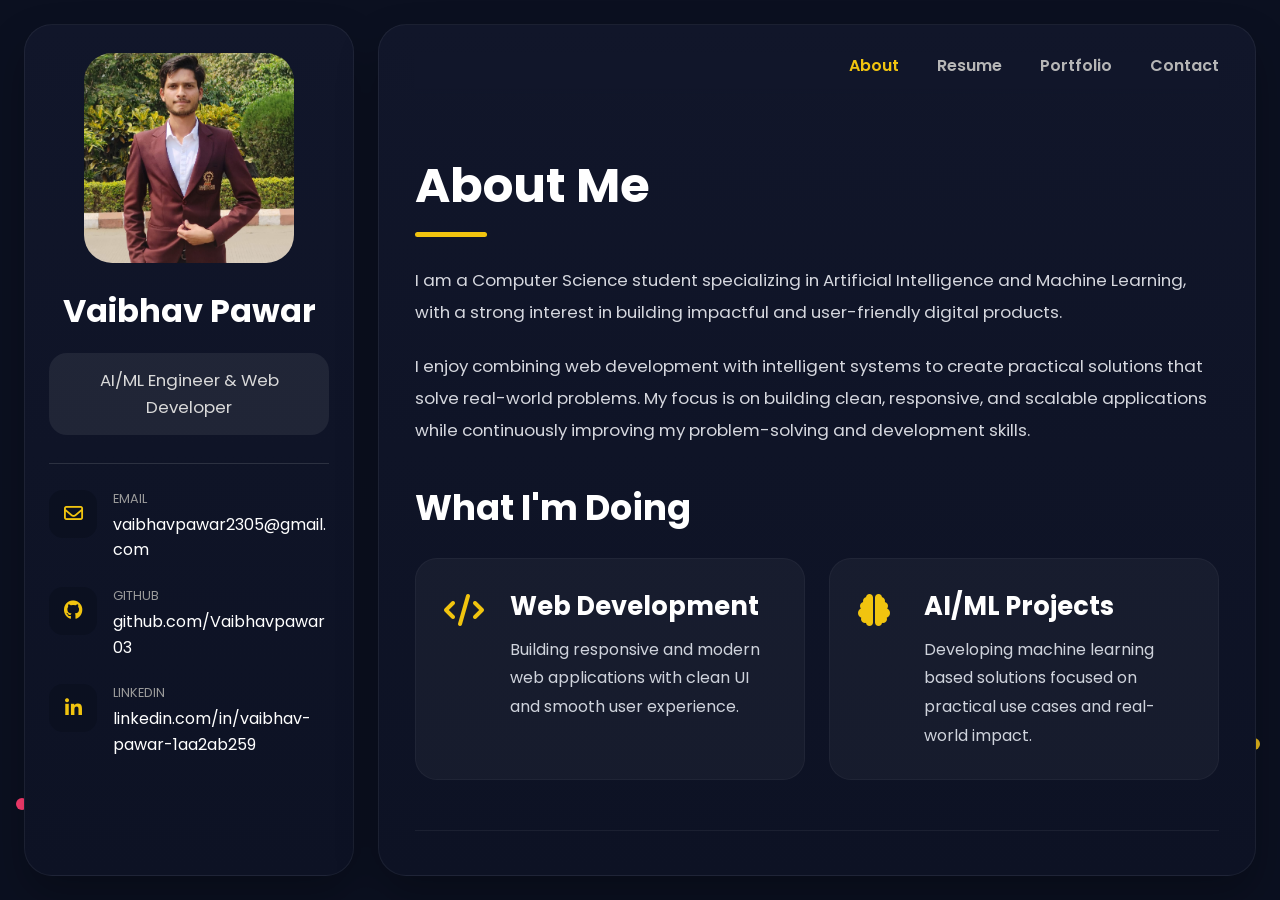
<file: index.html>
<!DOCTYPE html>
<html lang="en">
<head>
  <meta charset="UTF-8" />
  <meta name="viewport" content="width=device-width, initial-scale=1.0" />
  <title>Vaibhav Pawar | Portfolio</title>

  <link rel="stylesheet" href="style.css" />

  <link rel="preconnect" href="https://fonts.googleapis.com" />
  <link rel="preconnect" href="https://fonts.gstatic.com" crossorigin />
  <link
    href="https://fonts.googleapis.com/css2?family=Poppins:wght@300;400;500;600;700&display=swap"
    rel="stylesheet"
  />

  <link
    rel="stylesheet"
    href="https://cdnjs.cloudflare.com/ajax/libs/font-awesome/6.5.0/css/all.min.css"
  />
</head>
<body>
  <div class="bg-shapes">
    <span class="dot dot-1"></span>
    <span class="dot dot-2"></span>
    <span class="dot dot-3"></span>
    <span class="dot dot-4"></span>
  </div>

  <div class="container">
    <!-- Left Sidebar -->
    <aside class="sidebar">
      <div class="profile-card">
        <img src="image.jpeg" alt="Vaibhav Pawar" class="profile-img" />

        <h1 class="name">Vaibhav Pawar</h1>
        <div class="role-box">AI/ML Engineer & Web Developer</div>

        <div class="divider"></div>

        <div class="contact-list">
          <div class="contact-item">
            <div class="icon-box">
              <i class="fa-regular fa-envelope"></i>
            </div>
            <div class="contact-info">
              <p class="contact-label">EMAIL</p>
              <a href="mailto:vaibhavpawar2305@gmail.com">vaibhavpawar2305@gmail.com</a>
            </div>
          </div>

          <div class="contact-item">
            <div class="icon-box">
              <i class="fa-brands fa-github"></i>
            </div>
            <div class="contact-info">
              <p class="contact-label">GITHUB</p>
              <a href="https://github.com/Vaibhavpawar03" target="_blank">github.com/Vaibhavpawar03</a>
            </div>
          </div>

          <div class="contact-item">
            <div class="icon-box">
              <i class="fa-brands fa-linkedin-in"></i>
            </div>
            <div class="contact-info">
              <p class="contact-label">LINKEDIN</p>
              <a href="https://www.linkedin.com/in/vaibhav-pawar-1aa2ab259/" target="_blank">linkedin.com/in/vaibhav-pawar-1aa2ab259</a>
            </div>
          </div>
        </div>
      </div>
    </aside>

    <!-- Right Scrollable Area -->
    <main class="main-content" id="mainContent">
      <nav class="navbar">
        <a href="#about" class="nav-link active">About</a>
        <a href="#resume" class="nav-link">Resume</a>
        <a href="#portfolio" class="nav-link">Portfolio</a>
        <a href="#contact" class="nav-link">Contact</a>
      </nav>

      <!-- About -->
      <section id="about" class="section">
        <h2 class="section-title">About Me</h2>
        <div class="underline"></div>

        <p class="section-text">
          I am a Computer Science student specializing in Artificial Intelligence and
          Machine Learning, with a strong interest in building impactful and user-friendly
          digital products.
        </p>

        <p class="section-text">
          I enjoy combining web development with intelligent systems to create practical
          solutions that solve real-world problems. My focus is on building clean,
          responsive, and scalable applications while continuously improving my
          problem-solving and development skills.
        </p>

        <h3 class="sub-title">What I'm Doing</h3>

        <div class="cards-grid">
          <div class="info-card">
            <div class="card-icon">
              <i class="fa-solid fa-code"></i>
            </div>
            <div>
              <h4>Web Development</h4>
              <p>
                Building responsive and modern web applications with clean UI and smooth
                user experience.
              </p>
            </div>
          </div>

          <div class="info-card">
            <div class="card-icon">
              <i class="fa-solid fa-brain"></i>
            </div>
            <div>
              <h4>AI/ML Projects</h4>
              <p>
                Developing machine learning based solutions focused on practical use cases
                and real-world impact.
              </p>
            </div>
          </div>
        </div>
      </section>

      <!-- Resume -->
      <section id="resume" class="section">
        <h2 class="section-title">Resume</h2>
        <div class="underline"></div>

        <div class="resume-card">
          <h3>Career Objective</h3>
          <p>
            Motivated and detail-oriented Computer Science student with a specialization
            in Artificial Intelligence and Machine Learning. Interested in building
            scalable web applications and intelligent systems that solve practical problems.
          </p>
        </div>

        <div class="resume-card">
          <h3>Education</h3>
          <p><strong>B.Tech in Computer Science (AI/ML)</strong></p>
          <p>Technocrats Institute of Technology, Bhopal</p>
          <p>Expected Graduation: 2026</p>
        </div>

        <div class="resume-card">
          <h3>Skills</h3>
          <ul>
            <li>HTML, CSS, JavaScript</li>
            <li>Java, Spring Boot</li>
            <li>Node.js, SQL</li>
            <li>Machine Learning Fundamentals</li>
            <li>Responsive Web Design</li>
            <li>Git & GitHub</li>
          </ul>
        </div>

        <div class="resume-card">
          <h3>Projects</h3>
          <ul>
            
            <li>
            Multi Disease Prediction System 
              <a href="https://multidiseasepridictionsystem.onrender.com" target="_blank">[Link]</a>
            </li>
            <li>Responsive Web Development Projects</li>
          </ul>
        </div>

        
      </section>

      <!-- Portfolio -->
      <section id="portfolio" class="section">
        <h2 class="section-title">Portfolio</h2>
        <div class="underline"></div>

        <div class="cards-grid">
          <div class="info-card portfolio-card">
            <div>
              <h4>Portfolio Website</h4>
              <p>
                Personal portfolio website to showcase skills, projects, contact details,
                and resume in a professional layout.
              </p>
            </div>
          </div>

          <div class="info-card portfolio-card">
            <div>
              <h4>AI/ML Project</h4>
              <p>
                Practical machine learning based project focused on solving real-world
                user problems with simple and useful outcomes.
              </p>
            </div>
          </div>

          <div class="info-card portfolio-card">
            <div>
              <h4>Web App Project</h4>
              <p>
                Responsive application built with frontend and backend technologies for
                modern web usage.
              </p>
            </div>
          </div>
        </div>
      </section>

      <!-- Contact -->
      <section id="contact" class="section">
  <h2 class="section-title">Contact</h2>
  <div class="underline"></div>

  <div class="contact-icons">
    
    <a href="https://github.com/Vaibhavpawar03" class="contact-icon" target="_blank">
      <i class="fa-brands fa-github"></i>
    </a>

    <a href="https://www.linkedin.com/in/vaibhav-pawar-1aa2ab259/" class="contact-icon" target="_blank">
      <i class="fa-brands fa-linkedin-in"></i>
    </a>

    <a href="https://www.instagram.com/___vaibhavpawar1/" class="contact-icon" target="_blank">
      <i class="fa-brands fa-instagram"></i>
    </a>

  </div>
</section>
    </main>
  </div>

  <script src="script.js"></script>
</body>
</html>
</file>
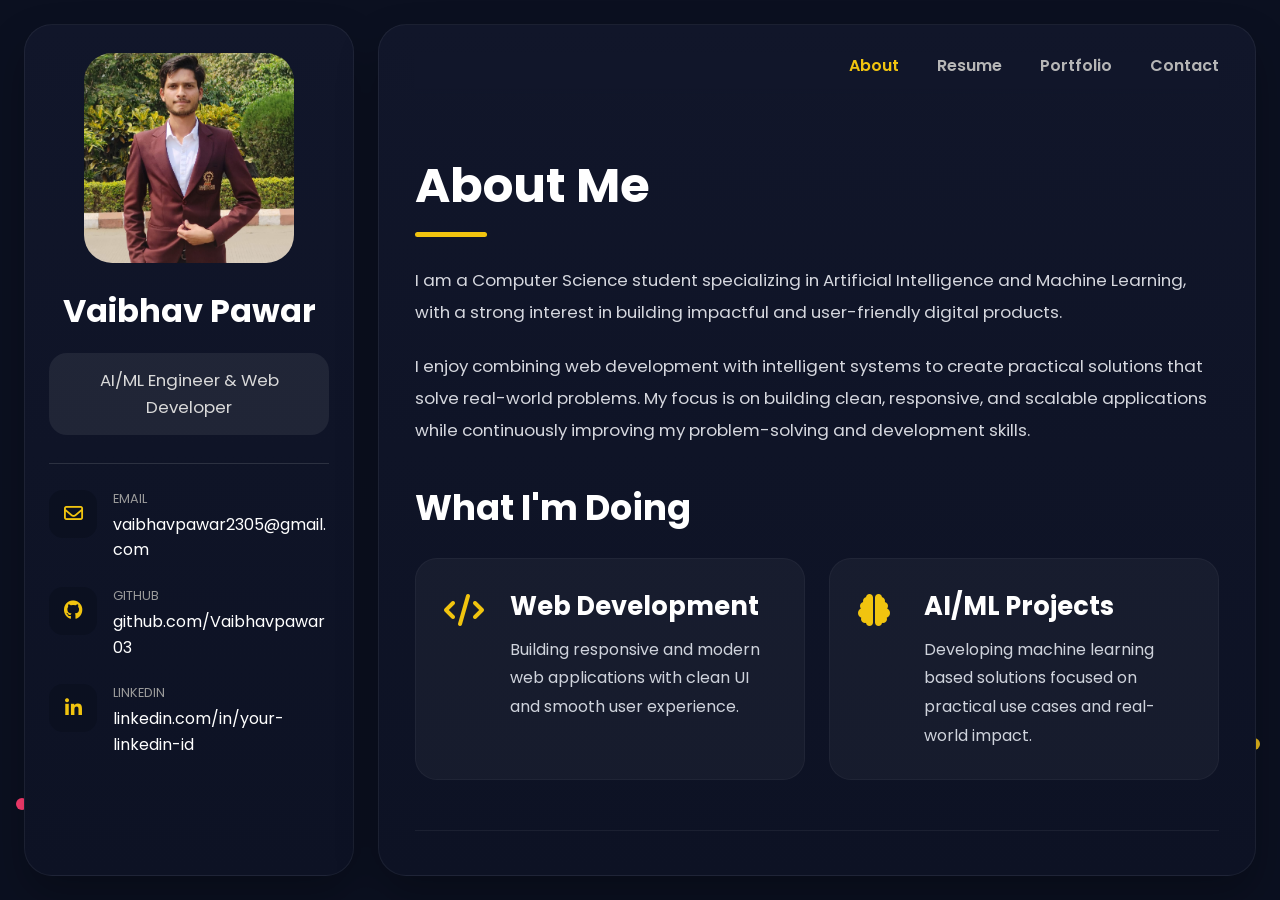
<file: new.html>
<!DOCTYPE html>
<html lang="en">
<head>
  <meta charset="UTF-8" />
  <meta name="viewport" content="width=device-width, initial-scale=1.0" />
  <title>Vaibhav Pawar | Portfolio</title>

  <link rel="stylesheet" href="style.css" />

  <link rel="preconnect" href="https://fonts.googleapis.com" />
  <link rel="preconnect" href="https://fonts.gstatic.com" crossorigin />
  <link
    href="https://fonts.googleapis.com/css2?family=Poppins:wght@300;400;500;600;700&display=swap"
    rel="stylesheet"
  />

  <link
    rel="stylesheet"
    href="https://cdnjs.cloudflare.com/ajax/libs/font-awesome/6.5.0/css/all.min.css"
  />
</head>
<body>
  <div class="bg-shapes">
    <span class="dot dot-1"></span>
    <span class="dot dot-2"></span>
    <span class="dot dot-3"></span>
    <span class="dot dot-4"></span>
  </div>

  <div class="container">
    <!-- Left Sidebar -->
    <aside class="sidebar">
      <div class="profile-card">
        <img src="image.jpeg" alt="Vaibhav Pawar" class="profile-img" />

        <h1 class="name">Vaibhav Pawar</h1>
        <div class="role-box">AI/ML Engineer & Web Developer</div>

        <div class="divider"></div>

        <div class="contact-list">
          <div class="contact-item">
            <div class="icon-box">
              <i class="fa-regular fa-envelope"></i>
            </div>
            <div class="contact-info">
              <p class="contact-label">EMAIL</p>
              <a href="mailto:vaibhavpawar2305@gmail.com">vaibhavpawar2305@gmail.com</a>
            </div>
          </div>

          <div class="contact-item">
            <div class="icon-box">
              <i class="fa-brands fa-github"></i>
            </div>
            <div class="contact-info">
              <p class="contact-label">GITHUB</p>
              <a href="https://github.com/Vaibhavpawar03" target="_blank">github.com/Vaibhavpawar03</a>
            </div>
          </div>

          <div class="contact-item">
            <div class="icon-box">
              <i class="fa-brands fa-linkedin-in"></i>
            </div>
            <div class="contact-info">
              <p class="contact-label">LINKEDIN</p>
              <a href="https://linkedin.com/in/your-linkedin-id" target="_blank">linkedin.com/in/your-linkedin-id</a>
            </div>
          </div>
        </div>
      </div>
    </aside>

    <!-- Right Scrollable Area -->
    <main class="main-content" id="mainContent">
      <nav class="navbar">
        <a href="#about" class="nav-link active">About</a>
        <a href="#resume" class="nav-link">Resume</a>
        <a href="#portfolio" class="nav-link">Portfolio</a>
        <a href="#contact" class="nav-link">Contact</a>
      </nav>

      <!-- About -->
      <section id="about" class="section">
        <h2 class="section-title">About Me</h2>
        <div class="underline"></div>

        <p class="section-text">
          I am a Computer Science student specializing in Artificial Intelligence and
          Machine Learning, with a strong interest in building impactful and user-friendly
          digital products.
        </p>

        <p class="section-text">
          I enjoy combining web development with intelligent systems to create practical
          solutions that solve real-world problems. My focus is on building clean,
          responsive, and scalable applications while continuously improving my
          problem-solving and development skills.
        </p>

        <h3 class="sub-title">What I'm Doing</h3>

        <div class="cards-grid">
          <div class="info-card">
            <div class="card-icon">
              <i class="fa-solid fa-code"></i>
            </div>
            <div>
              <h4>Web Development</h4>
              <p>
                Building responsive and modern web applications with clean UI and smooth
                user experience.
              </p>
            </div>
          </div>

          <div class="info-card">
            <div class="card-icon">
              <i class="fa-solid fa-brain"></i>
            </div>
            <div>
              <h4>AI/ML Projects</h4>
              <p>
                Developing machine learning based solutions focused on practical use cases
                and real-world impact.
              </p>
            </div>
          </div>
        </div>
      </section>

      <!-- Resume -->
      <section id="resume" class="section">
        <h2 class="section-title">Resume</h2>
        <div class="underline"></div>

        <div class="resume-card">
          <h3>Career Objective</h3>
          <p>
            Motivated and detail-oriented Computer Science student with a specialization
            in Artificial Intelligence and Machine Learning. Interested in building
            scalable web applications and intelligent systems that solve practical problems.
          </p>
        </div>

        <div class="resume-card">
          <h3>Education</h3>
          <p><strong>B.Tech in Computer Science (AI/ML)</strong></p>
          <p>Technocrats Institute of Technology, Bhopal</p>
          <p>Expected Graduation: 2026</p>
        </div>

        <div class="resume-card">
          <h3>Skills</h3>
          <ul>
            <li>HTML, CSS, JavaScript</li>
            <li>Java, Spring Boot</li>
            <li>Node.js, SQL</li>
            <li>Machine Learning Fundamentals</li>
            <li>Responsive Web Design</li>
            <li>Git & GitHub</li>
          </ul>
        </div>

        <div class="resume-card">
          <h3>Projects</h3>
          <ul>
            
            <li>
            Multi Disease Prediction System 
              <a href="https://multidiseasepridictionsystem.onrender.com" target="_blank">[Link]</a>
            </li>
            <li>Responsive Web Development Projects</li>
          </ul>
        </div>

        
      </section>

      <!-- Portfolio -->
      <section id="portfolio" class="section">
        <h2 class="section-title">Portfolio</h2>
        <div class="underline"></div>

        <div class="cards-grid">
          <div class="info-card portfolio-card">
            <div>
              <h4>Portfolio Website</h4>
              <p>
                Personal portfolio website to showcase skills, projects, contact details,
                and resume in a professional layout.
              </p>
            </div>
          </div>

          <div class="info-card portfolio-card">
            <div>
              <h4>AI/ML Project</h4>
              <p>
                Practical machine learning based project focused on solving real-world
                user problems with simple and useful outcomes.
              </p>
            </div>
          </div>

          <div class="info-card portfolio-card">
            <div>
              <h4>Web App Project</h4>
              <p>
                Responsive application built with frontend and backend technologies for
                modern web usage.
              </p>
            </div>
          </div>
        </div>
      </section>

      <!-- Contact -->
      <section id="contact" class="section">
  <h2 class="section-title">Contact</h2>
  <div class="underline"></div>

  <div class="contact-icons">
    
    <a href="https://github.com/Vaibhavpawar03" class="contact-icon" target="_blank">
      <i class="fa-brands fa-github"></i>
    </a>

    <a href="linkedin.com/in/vaibhav-pawar-1aa2ab259" class="contact-icon" target="_blank">
      <i class="fa-brands fa-linkedin-in"></i>
    </a>

    <a href="https://www.instagram.com/___vaibhavpawar1/" class="contact-icon" target="_blank">
      <i class="fa-brands fa-instagram"></i>
    </a>

  </div>
</section>
    </main>
  </div>

  <script src="script.js"></script>
</body>
</html>
</file>
<file: style.css>
* {
  margin: 0;
  padding: 0;
  box-sizing: border-box;
}

html {
  scroll-behavior: smooth;
}

body {
  font-family: "Poppins", sans-serif;
  background: #0b1020;
  color: #ffffff;
  min-height: 100vh;
  overflow: hidden;
  position: relative;
}

/* Background dots */
.bg-shapes .dot {
  position: fixed;
  width: 12px;
  height: 12px;
  border-radius: 50%;
  z-index: 0;
}

.dot-1 {
  top: 80px;
  left: 240px;
  background: #e7b91c;
}

.dot-2 {
  top: 110px;
  right: 340px;
  background: #28c76f;
}

.dot-3 {
  bottom: 90px;
  left: 16px;
  background: #ff3d71;
}

.dot-4 {
  bottom: 150px;
  right: 20px;
  background: #e7b91c;
}

.container {
  position: relative;
  z-index: 1;
  display: flex;
  gap: 24px;
  padding: 24px;
  height: 100vh;
}

/* Sidebar */
.sidebar {
  width: 330px;
  flex-shrink: 0;
}

.profile-card {
  height: calc(100vh - 48px);
  background: linear-gradient(180deg, #11162a, #0d1224);
  border: 1px solid rgba(255, 255, 255, 0.06);
  border-radius: 28px;
  padding: 28px 24px;
  overflow-y: auto;
  box-shadow: 0 20px 40px rgba(0, 0, 0, 0.25);
}

.profile-card::-webkit-scrollbar {
  width: 6px;
}

.profile-card::-webkit-scrollbar-thumb {
  background: rgba(255, 255, 255, 0.12);
  border-radius: 10px;
}

.profile-img {
  width: 210px;
  height: 210px;
  object-fit: cover;
  display: block;
  margin: 0 auto 24px;
  border-radius: 28px;
}

.name {
  text-align: center;
  font-size: 2rem;
  font-weight: 700;
  margin-bottom: 18px;
}

.role-box {
  background: rgba(255, 255, 255, 0.07);
  color: #d9d9d9;
  text-align: center;
  font-size: 1.05rem;
  line-height: 1.6;
  padding: 14px 18px;
  border-radius: 18px;
  margin-bottom: 28px;
}

.divider {
  width: 100%;
  height: 1px;
  background: rgba(255, 255, 255, 0.12);
  margin-bottom: 26px;
}

.contact-list {
  display: flex;
  flex-direction: column;
  gap: 24px;
}

.contact-item {
  display: flex;
  align-items: flex-start;
  gap: 16px;
}

.icon-box {
  width: 48px;
  height: 48px;
  background: #0b1020;
  border-radius: 14px;
  display: flex;
  align-items: center;
  justify-content: center;
  color: #f1c40f;
  font-size: 1.2rem;
  flex-shrink: 0;
}

.contact-info {
  min-width: 0;
}

.contact-label {
  font-size: 0.8rem;
  color: #9a9a9a;
  margin-bottom: 4px;
}

.contact-info a {
  color: #ffffff;
  text-decoration: none;
  font-size: 1rem;
  line-height: 1.6;
  word-break: break-word;
}

.contact-info a:hover {
  color: #f1c40f;
}

/* Main content */
.main-content {
  flex: 1;
  height: calc(100vh - 48px);
  background: linear-gradient(180deg, #11162a, #0d1224);
  border: 1px solid rgba(255, 255, 255, 0.06);
  border-radius: 28px;
  padding: 28px 36px 40px;
  overflow-y: auto;
  scroll-behavior: smooth;
  box-shadow: 0 20px 40px rgba(0, 0, 0, 0.25);
}

.main-content::-webkit-scrollbar {
  width: 8px;
}

.main-content::-webkit-scrollbar-thumb {
  background: rgba(255, 255, 255, 0.12);
  border-radius: 10px;
}

/* Navbar */
.navbar {
  display: flex;
  justify-content: flex-end;
  gap: 38px;
  position: sticky;
  top: 0;
  z-index: 50;
  background: linear-gradient(180deg, #11162a 80%, rgba(17, 22, 42, 0.92));
  padding-bottom: 18px;
  margin-bottom: 18px;
}

.nav-link {
  color: #b6b6b6;
  text-decoration: none;
  font-size: 1rem;
  font-weight: 600;
  transition: 0.3s ease;
}

.nav-link:hover,
.nav-link.active {
  color: #f1c40f;
}

/* Sections */
.section {
  min-height: auto;
  padding: 36px 0 50px;
  scroll-margin-top: 80px;
}

.section:not(:last-child) {
  border-bottom: 1px solid rgba(255, 255, 255, 0.06);
}

.section-title {
  font-size: 3rem;
  font-weight: 700;
  margin-bottom: 10px;
}

.underline {
  width: 72px;
  height: 5px;
  border-radius: 20px;
  background: #f1c40f;
  margin-bottom: 28px;
}

.section-text {
  font-size: 1.05rem;
  color: #d5d7de;
  line-height: 1.9;
  margin-bottom: 22px;
  max-width: 1000px;
}

.sub-title {
  font-size: 2.2rem;
  font-weight: 700;
  margin: 34px 0 24px;
}

/* Cards */
.cards-grid {
  display: grid;
  grid-template-columns: repeat(2, minmax(280px, 1fr));
  gap: 24px;
}

.info-card {
  background: rgba(255, 255, 255, 0.04);
  border-radius: 22px;
  padding: 28px;
  display: flex;
  gap: 18px;
  align-items: flex-start;
  border: 1px solid rgba(255, 255, 255, 0.04);
}

.card-icon {
  color: #f1c40f;
  font-size: 2rem;
  min-width: 48px;
}

.info-card h4 {
  font-size: 1.6rem;
  margin-bottom: 10px;
}

.info-card p {
  color: #cfd3dc;
  line-height: 1.8;
  font-size: 1rem;
}

.portfolio-card {
  display: block;
}

/* Resume */
.resume-card {
  background: rgba(255, 255, 255, 0.04);
  padding: 24px 26px;
  border-radius: 20px;
  margin-bottom: 22px;
  border: 1px solid rgba(255, 255, 255, 0.04);
}

.resume-card h3 {
  color: #f1c40f;
  font-size: 1.4rem;
  margin-bottom: 14px;
}

.resume-card p,
.resume-card li {
  color: #d5d7de;
  line-height: 1.8;
  font-size: 1rem;
}

.resume-card ul {
  padding-left: 20px;
}

/* Contact section */
.contact-section-card {
  background: rgba(255, 255, 255, 0.04);
  padding: 26px;
  border-radius: 20px;
  line-height: 2;
  font-size: 1.05rem;
  color: #d5d7de;
}

/* Responsive */
@media (max-width: 1100px) {
  body {
    overflow: auto;
  }

  .container {
    flex-direction: column;
    height: auto;
  }

  .sidebar,
  .main-content {
    width: 100%;
    height: auto;
  }

  .profile-card,
  .main-content {
    height: auto;
  }

  .cards-grid {
    grid-template-columns: 1fr;
  }

  .navbar {
    justify-content: center;
    flex-wrap: wrap;
    gap: 22px;
  }

  .section-title {
    font-size: 2.3rem;
  }

  .sub-title {
    font-size: 1.8rem;
  }
}

@media (max-width: 600px) {
  .container {
    padding: 14px;
    gap: 16px;
  }

  .profile-card,
  .main-content {
    padding: 20px;
    border-radius: 20px;
  }

  .profile-img {
    width: 170px;
    height: 170px;
  }

  .name {
    font-size: 1.7rem;
  }

  .section-title {
    font-size: 2rem;
  }

  .info-card h4 {
    font-size: 1.3rem;
  }
}
.contact-icons {
  display: flex;
  justify-content: center;
  gap: 30px;
  margin-top: 40px;
}

.contact-icon {
  width: 70px;
  height: 70px;
  background: rgba(255, 255, 255, 0.05);
  border-radius: 20px;
  display: flex;
  align-items: center;
  justify-content: center;
  font-size: 28px;
  color: #ffffff;
  text-decoration: none;
  transition: 0.3s;
  border: 1px solid rgba(255,255,255,0.05);
}

.contact-icon:hover {
  transform: translateY(-8px) scale(1.05);
  color: #f1c40f;
  box-shadow: 0 10px 30px rgba(0,0,0,0.3);
}



.resume-card li a {
  margin-left: 10px;
  color: #f1c40f;
  text-decoration: none;
  font-weight: bold;
}

.resume-card li a:hover {
  text-decoration: underline;
}
</file>
